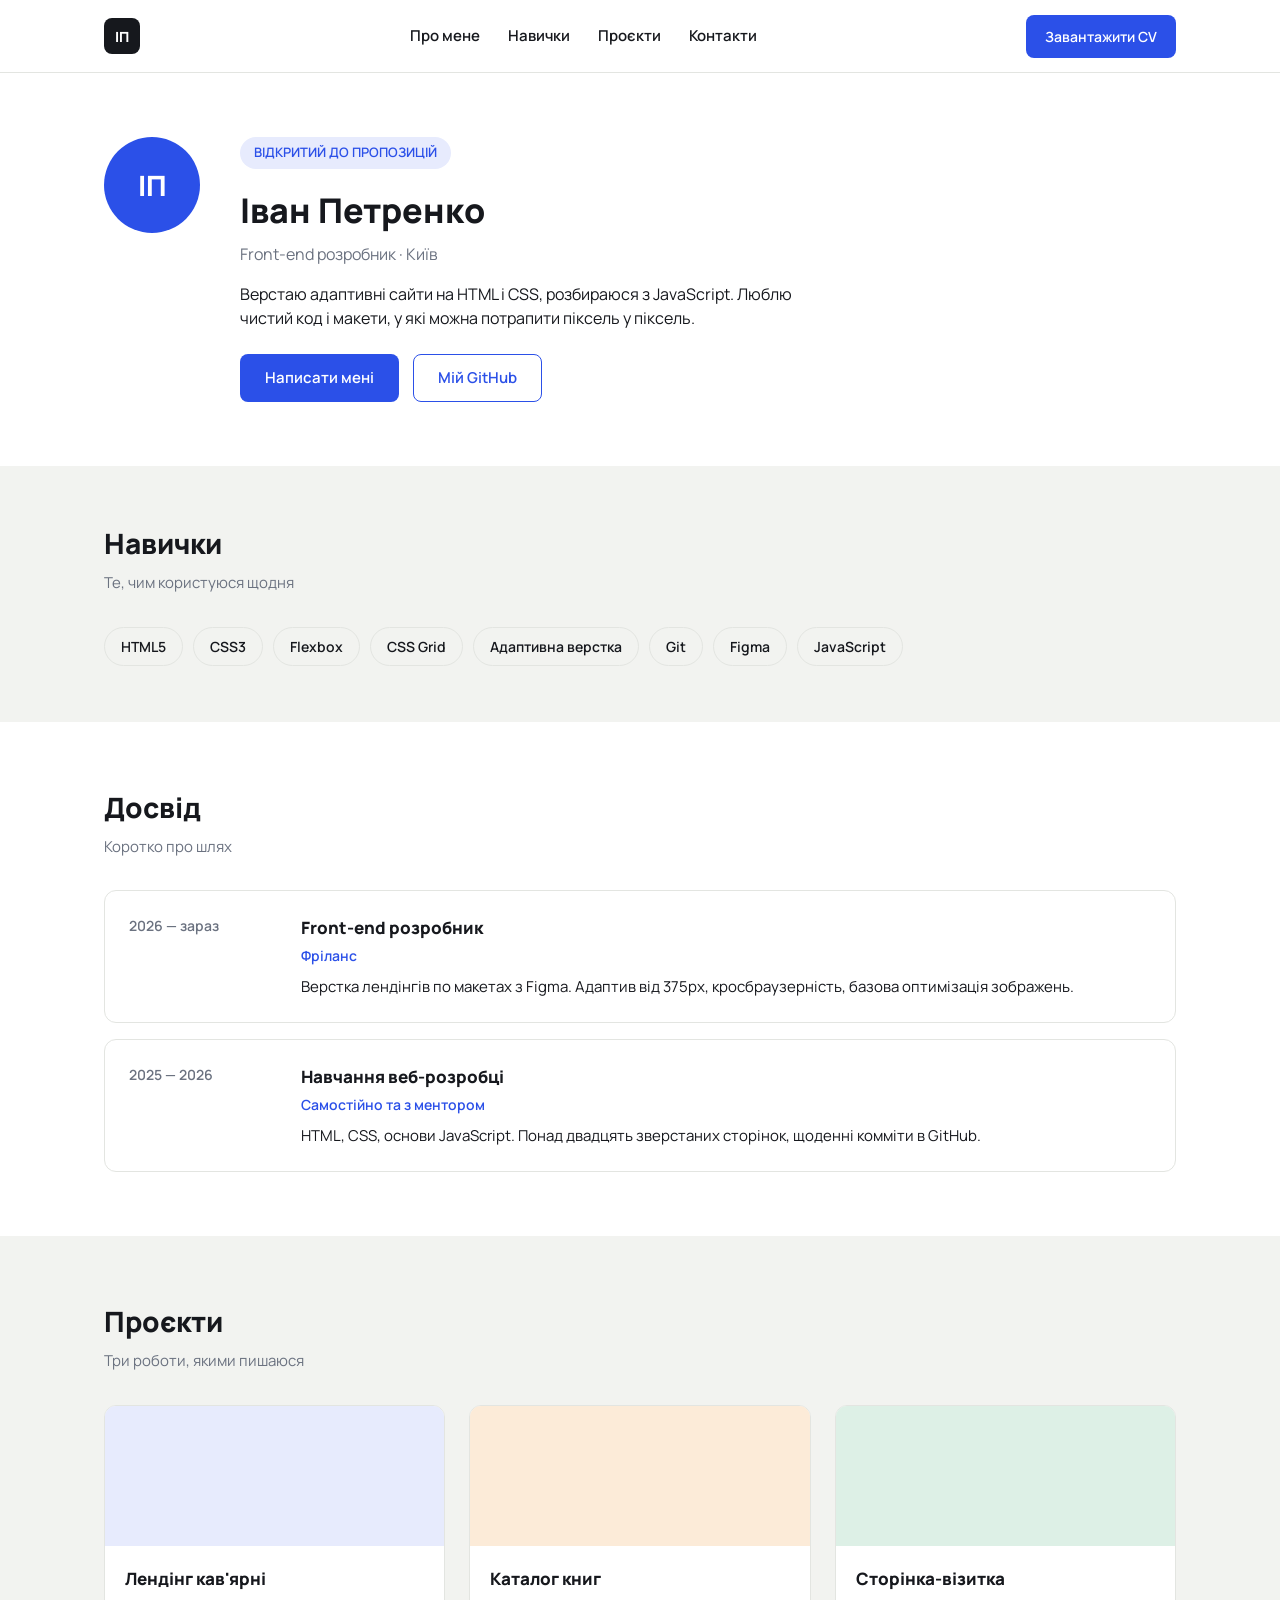
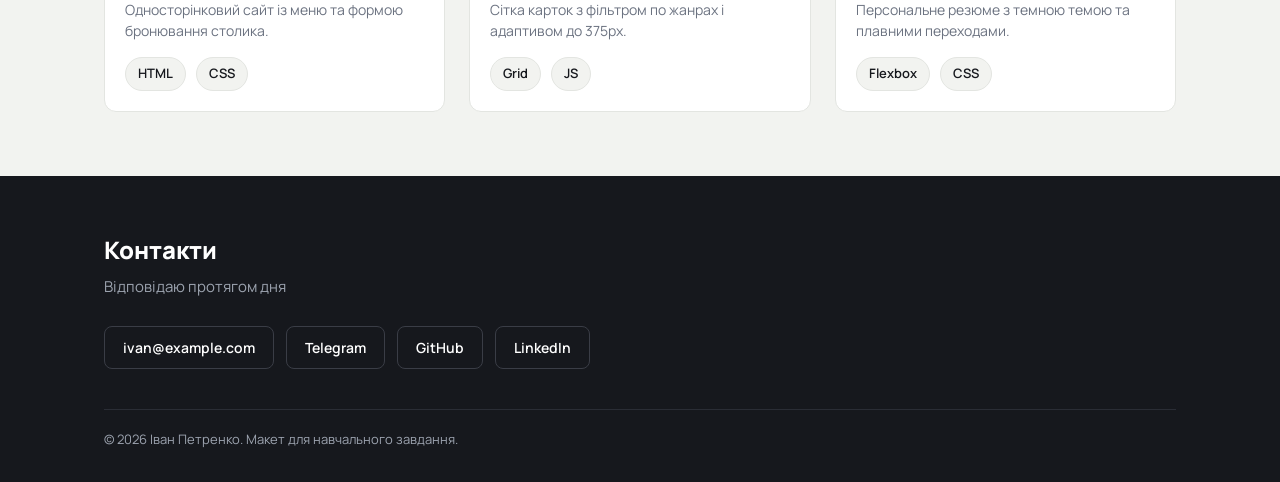
<file: index.html>
<!DOCTYPE html>
<html lang="uk">
<head>
  <meta charset="UTF-8">
  <meta name="viewport" content="width=device-width, initial-scale=1.0">
  <title>Іван Петренко — Front-end розробник</title>
  <link rel="preconnect" href="https://fonts.googleapis.com">
  <link href="https://fonts.googleapis.com/css2?family=Manrope:wght@400;600;800&display=swap" rel="stylesheet">
  <link rel="stylesheet" href="css/style.css">
</head>
<body>

  <!-- Header -->
  <header class="header">
    <div class="container header__inner">
      <a href="#" class="logo">ІП</a>

      <nav class="nav">
        <a href="#about" class="nav__link">Про мене</a>
        <a href="#skills" class="nav__link">Навички</a>
        <a href="#projects" class="nav__link">Проєкти</a>
        <a href="#contacts" class="nav__link">Контакти</a>
      </nav>

      <a href="#" class="btn btn--primary btn--sm">Завантажити CV</a>
    </div>
  </header>

  <!-- Hero / About -->
  <section class="hero" id="about">
    <div class="container hero__inner">
      <div class="hero__avatar">ІП</div>

      <div class="hero__content">
        <span class="badge">ВІДКРИТИЙ ДО ПРОПОЗИЦІЙ</span>
        <h1 class="hero__name">Іван Петренко</h1>
        <p class="hero__role">Front-end розробник · Київ</p>
        <p class="hero__text">
          Верстаю адаптивні сайти на HTML і CSS, розбираюся з JavaScript.
          Люблю чистий код і макети, у які можна потрапити піксель у піксель.
        </p>

        <div class="hero__actions">
          <a href="#contacts" class="btn btn--primary">Написати мені</a>
          <a href="#" class="btn btn--outline">Мій GitHub</a>
        </div>
      </div>
    </div>
  </section>

  <!-- Skills -->
  <section class="skills" id="skills">
    <div class="container">
      <h2 class="section-title">Навички</h2>
      <p class="section-subtitle">Те, чим користуюся щодня</p>

      <ul class="tags">
        <li class="tag">HTML5</li>
        <li class="tag">CSS3</li>
        <li class="tag">Flexbox</li>
        <li class="tag">CSS Grid</li>
        <li class="tag">Адаптивна верстка</li>
        <li class="tag">Git</li>
        <li class="tag">Figma</li>
        <li class="tag">JavaScript</li>
      </ul>
    </div>
  </section>

  <!-- Experience -->
  <section class="experience">
    <div class="container">
      <h2 class="section-title">Досвід</h2>
      <p class="section-subtitle">Коротко про шлях</p>

      <div class="timeline">
        <div class="timeline__item">
          <div class="timeline__date">2026 — зараз</div>
          <div class="timeline__body">
            <h3 class="timeline__title">Front-end розробник</h3>
            <p class="timeline__place">Фріланс</p>
            <p class="timeline__desc">
              Верстка лендінгів по макетах з Figma. Адаптив від 375px, кросбраузерність, базова оптимізація зображень.
            </p>
          </div>
        </div>

        <div class="timeline__item">
          <div class="timeline__date">2025 — 2026</div>
          <div class="timeline__body">
            <h3 class="timeline__title">Навчання веб-розробці</h3>
            <p class="timeline__place">Самостійно та з ментором</p>
            <p class="timeline__desc">
              HTML, CSS, основи JavaScript. Понад двадцять зверстаних сторінок, щоденні комміти в GitHub.
            </p>
          </div>
        </div>
      </div>
    </div>
  </section>

  <!-- Projects -->
  <section class="projects" id="projects">
    <div class="container">
      <h2 class="section-title">Проєкти</h2>
      <p class="section-subtitle">Три роботи, якими пишаюся</p>

      <div class="cards">
        <article class="card">
          <div class="card__cover card__cover--blue"></div>
          <div class="card__body">
            <h3 class="card__title">Лендінг кав'ярні</h3>
            <p class="card__desc">Односторінковий сайт із меню та формою бронювання столика.</p>
            <ul class="tags tags--sm">
              <li class="tag">HTML</li>
              <li class="tag">CSS</li>
            </ul>
          </div>
        </article>

        <article class="card">
          <div class="card__cover card__cover--peach"></div>
          <div class="card__body">
            <h3 class="card__title">Каталог книг</h3>
            <p class="card__desc">Сітка карток з фільтром по жанрах і адаптивом до 375px.</p>
            <ul class="tags tags--sm">
              <li class="tag">Grid</li>
              <li class="tag">JS</li>
            </ul>
          </div>
        </article>

        <article class="card">
          <div class="card__cover card__cover--mint"></div>
          <div class="card__body">
            <h3 class="card__title">Сторінка-візитка</h3>
            <p class="card__desc">Персональне резюме з темною темою та плавними переходами.</p>
            <ul class="tags tags--sm">
              <li class="tag">Flexbox</li>
              <li class="tag">CSS</li>
            </ul>
          </div>
        </article>
      </div>
    </div>
  </section>

  <!-- Footer -->
  <footer class="footer" id="contacts">
    <div class="container">
      <h2 class="footer__title">Контакти</h2>
      <p class="footer__subtitle">Відповідаю протягом дня</p>

      <div class="footer__links">
        <a href="mailto:ivan@example.com" class="footer__link">ivan@example.com</a>
        <a href="#" class="footer__link">Telegram</a>
        <a href="#" class="footer__link">GitHub</a>
        <a href="#" class="footer__link">LinkedIn</a>
      </div>

      <hr class="footer__divider">

      <p class="footer__copy">© 2026 Іван Петренко. Макет для навчального завдання.</p>
    </div>
  </footer>

</body>
</html>
</file>
<file: css/style.css>
*,
*::before,
*::after {
  box-sizing: border-box;
}

html {
  scroll-behavior: smooth;
}

body {
  margin: 0;
  font-family: 'Manrope', sans-serif;
  color: #16181D;
  background: #FFFFFF;
  line-height: 1.5;
  -webkit-font-smoothing: antialiased;
}

h1, h2, h3, p, ul {
  margin: 0;
}

ul {
  list-style: none;
  padding: 0;
}

a {
  text-decoration: none;
  color: inherit;
}

img {
  max-width: 100%;
  display: block;
}

.container {
  width: 100%;
  max-width: 1120px;
  margin: 0 auto;
  padding: 0 24px;
}

.section-title {
  font-size: 28px;
  font-weight: 800;
  margin-bottom: 8px;
}

.section-subtitle {
  font-size: 15px;
  color: #6B7280;
  margin-bottom: 32px;
}

.btn {
  display: inline-flex;
  align-items: center;
  justify-content: center;
  padding: 12px 24px;
  border-radius: 8px;
  font-family: 'Manrope', sans-serif;
  font-weight: 600;
  font-size: 15px;
  cursor: pointer;
  border: 1px solid transparent;
  transition: background-color 0.15s ease, border-color 0.15s ease;
}

.btn--primary {
  background: #2B50E8;
  color: #FFFFFF;
}

.btn--primary:hover {
  background: #1E3DC4;
}

.btn--outline {
  background: #FFFFFF;
  color: #2B50E8;
  border-color: #2B50E8;
}

.btn--outline:hover {
  background: #E7EBFD;
}

.btn--sm {
  padding: 10px 18px;
  font-size: 14px;
}

.tags {
  display: flex;
  flex-wrap: wrap;
  gap: 10px;
}

.tag {
  background: #F2F3F0;
  border: 1px solid #E3E5E1;
  color: #16181D;
  font-size: 14px;
  font-weight: 600;
  padding: 8px 16px;
  border-radius: 999px;
}

.tags--sm .tag {
  padding: 6px 12px;
  font-size: 13px;
}

.badge {
  display: inline-block;
  background: #E7EBFD;
  color: #2B50E8;
  font-size: 13px;
  font-weight: 600;
  padding: 6px 14px;
  border-radius: 999px;
  margin-bottom: 16px;
}

.header {
  border-bottom: 1px solid #E3E5E1;
}

.header__inner {
  display: flex;
  align-items: center;
  justify-content: space-between;
  gap: 24px;
  height: 72px;
}

.logo {
  width: 36px;
  height: 36px;
  border-radius: 8px;
  background: #16181D;
  color: #FFFFFF;
  display: flex;
  align-items: center;
  justify-content: center;
  font-weight: 800;
  font-size: 14px;
  flex-shrink: 0;
}

.nav {
  display: flex;
  gap: 28px;
  flex: 1;
  justify-content: center;
}

@media (max-width: 720px) {
  .nav {
    display: none;
  }
}

.nav__link {
  font-size: 15px;
  font-weight: 600;
  color: #16181D;
}

.nav__link:hover {
  color: #2B50E8;
}

.hero {
  padding: 64px 0;
}

.hero__inner {
  display: flex;
  align-items: flex-start;
  gap: 40px;
}

@media (max-width: 640px) {
  .hero__inner {
    flex-direction: column;
    align-items: center;
    text-align: center;
  }
}

.hero__avatar {
  width: 96px;
  height: 96px;
  border-radius: 50%;
  background: #2B50E8;
  color: #FFFFFF;
  font-weight: 800;
  font-size: 28px;
  display: flex;
  align-items: center;
  justify-content: center;
  flex-shrink: 0;
}

.hero__name {
  font-size: 34px;
  font-weight: 800;
  margin-bottom: 6px;
}

.hero__role {
  font-size: 16px;
  color: #6B7280;
  margin-bottom: 16px;
}

.hero__text {
  max-width: 560px;
  color: #16181D;
  margin-bottom: 24px;
}

.hero__actions {
  display: flex;
  gap: 14px;
  flex-wrap: wrap;
}

@media (max-width: 640px) {
  .hero__actions {
    justify-content: center;
  }
}

.skills {
  background: #F2F3F0;
  padding: 56px 0;
}

.experience {
  padding: 64px 0;
}

.timeline {
  display: flex;
  flex-direction: column;
  gap: 16px;
}

.timeline__item {
  display: flex;
  gap: 32px;
  padding: 24px;
  border: 1px solid #E3E5E1;
  border-radius: 12px;
}

@media (max-width: 640px) {
  .timeline__item {
    flex-direction: column;
    gap: 8px;
  }
}

.timeline__date {
  flex: 0 0 140px;
  color: #6B7280;
  font-size: 14px;
  font-weight: 600;
}

.timeline__title {
  font-size: 17px;
  font-weight: 800;
  margin-bottom: 4px;
}

.timeline__place {
  color: #2B50E8;
  font-size: 14px;
  font-weight: 600;
  margin-bottom: 10px;
}

.timeline__desc {
  color: #16181D;
  font-size: 15px;
}

.projects {
  background: #F2F3F0;
  padding: 64px 0;
}

.cards {
  display: grid;
  grid-template-columns: repeat(3, 1fr);
  gap: 24px;
}

@media (max-width: 900px) {
  .cards {
    grid-template-columns: repeat(2, 1fr);
  }
}

@media (max-width: 640px) {
  .cards {
    grid-template-columns: 1fr;
  }
}

.card {
  background: #FFFFFF;
  border: 1px solid #E3E5E1;
  border-radius: 12px;
  overflow: hidden;
}

.card__cover {
  height: 140px;
}

.card__cover--blue {
  background: #E7EBFD;
}

.card__cover--peach {
  background: #FCEBD8;
}

.card__cover--mint {
  background: #DDF0E6;
}

.card__body {
  padding: 20px;
}

.card__title {
  font-size: 17px;
  font-weight: 800;
  margin-bottom: 8px;
}

.card__desc {
  font-size: 14px;
  color: #6B7280;
  margin-bottom: 16px;
}

.footer {
  background: #16181D;
  color: #FFFFFF;
  padding: 56px 0 32px;
}

.footer__title {
  font-size: 24px;
  font-weight: 800;
  margin-bottom: 8px;
}

.footer__subtitle {
  color: #9CA3AF;
  font-size: 15px;
  margin-bottom: 28px;
}

.footer__links {
  display: flex;
  flex-wrap: wrap;
  gap: 12px;
  margin-bottom: 40px;
}

.footer__link {
  border: 1px solid #3A3D46;
  border-radius: 8px;
  padding: 10px 18px;
  font-size: 14px;
  font-weight: 600;
  color: #FFFFFF;
  transition: border-color 0.15s ease;
}

.footer__link:hover {
  border-color: #2B50E8;
  color: #2B50E8;
}

.footer__divider {
  border: none;
  border-top: 1px solid #2A2D35;
  margin-bottom: 20px;
}

.footer__copy {
  color: #9CA3AF;
  font-size: 13px;
}
</file>
